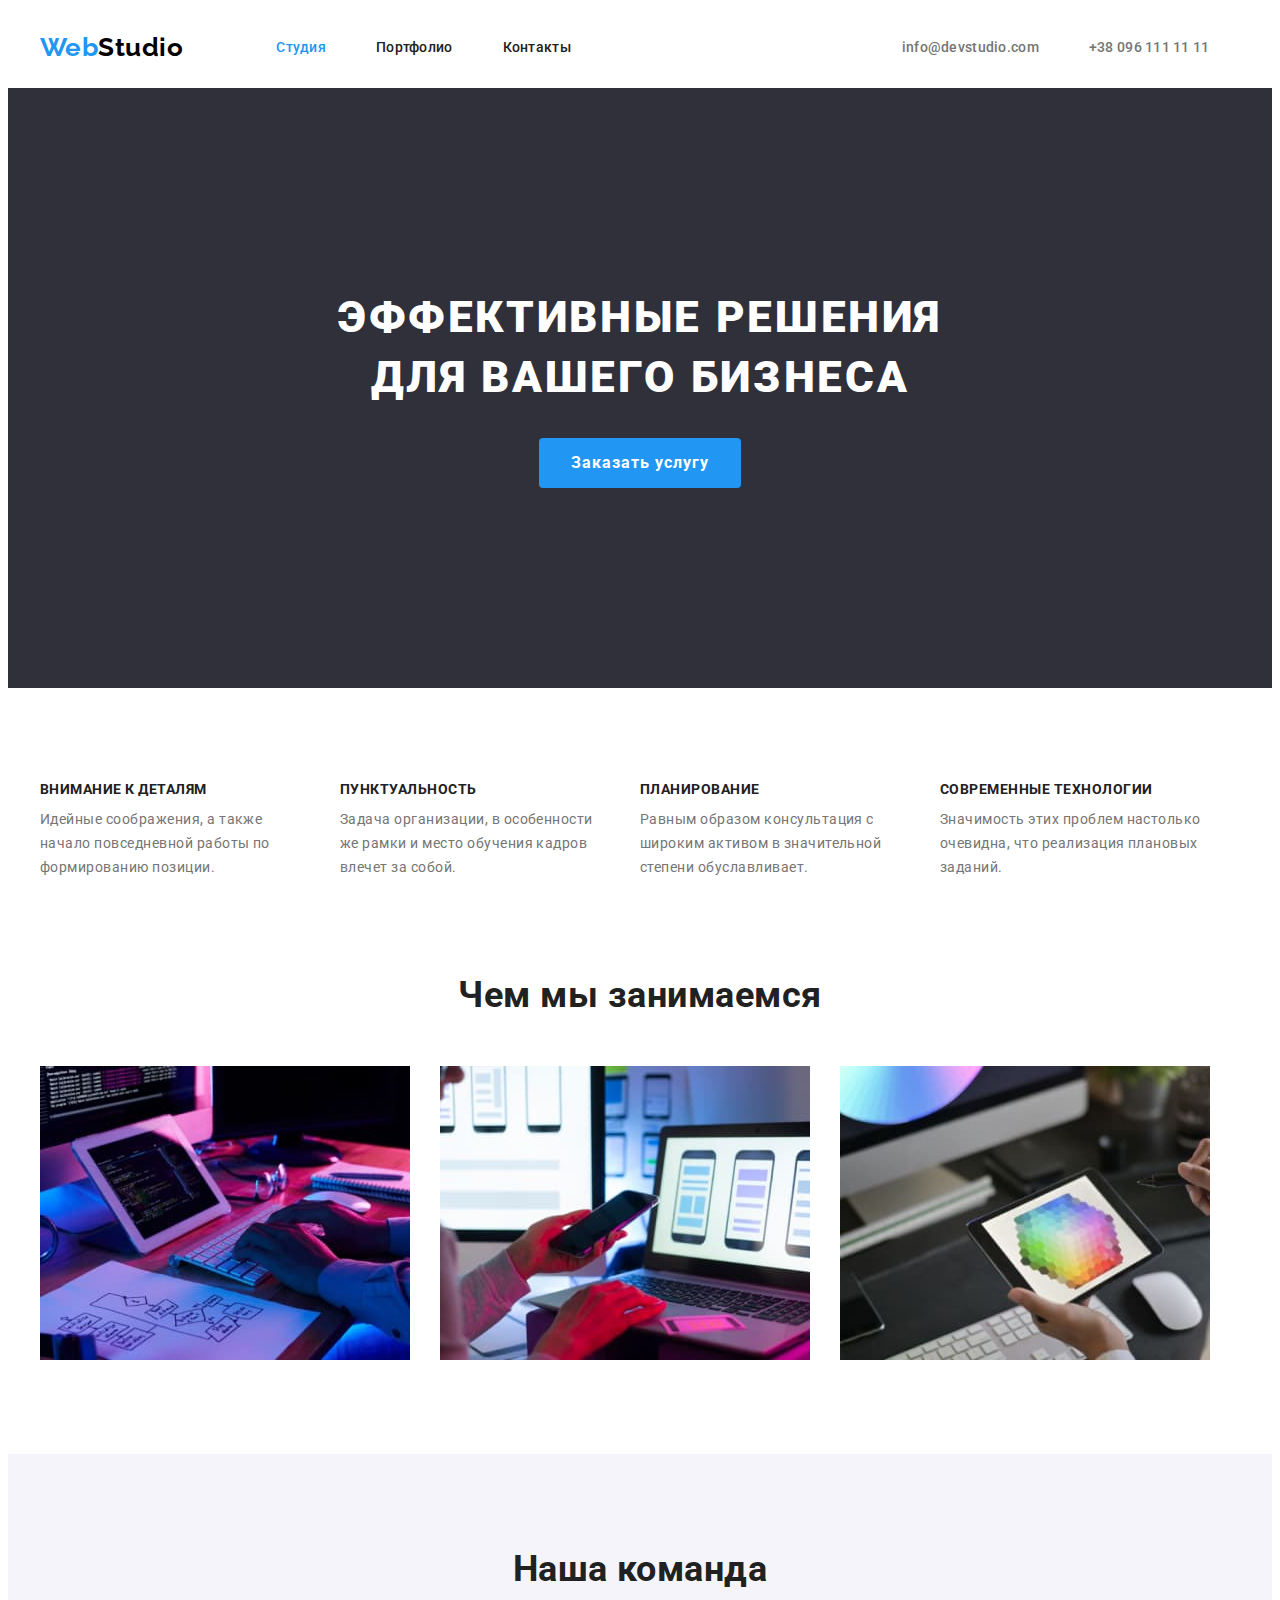
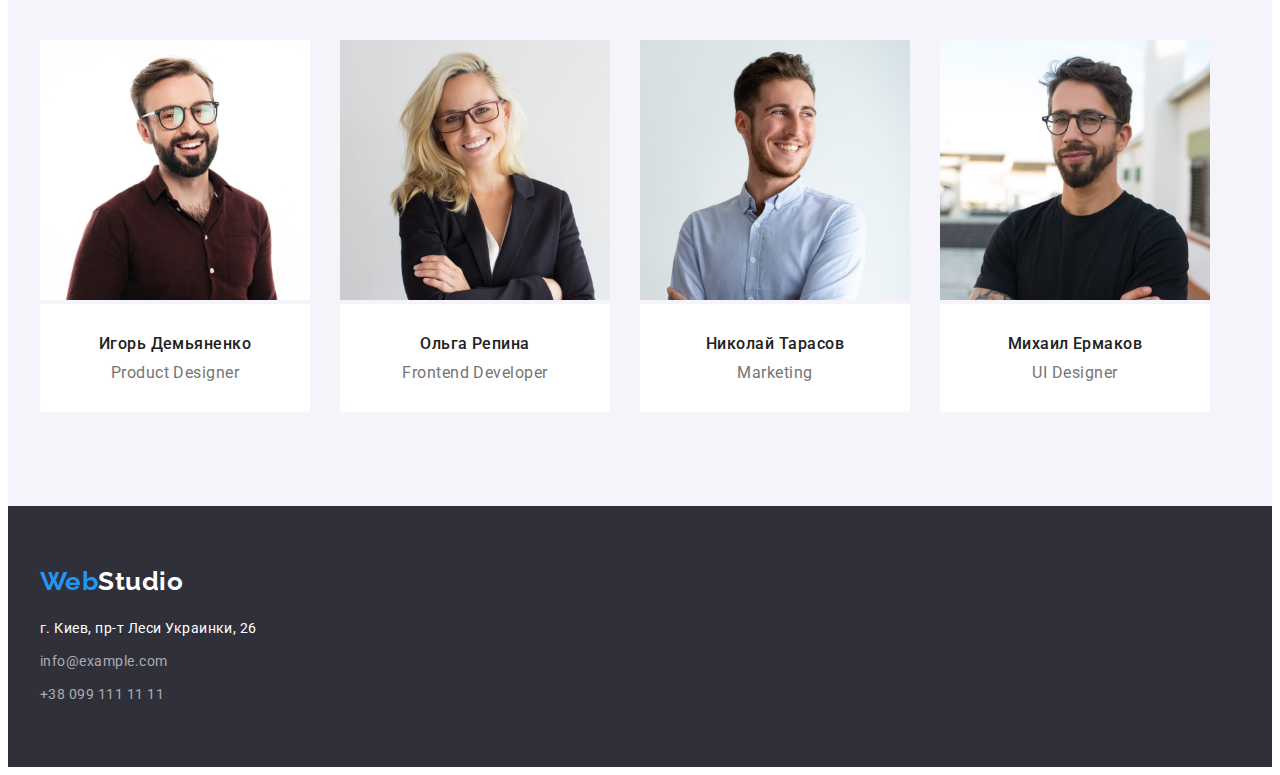
<file: index.html>
<!DOCTYPE html>
<html lang="ru">
<head>
    <meta charset="UTF-8">
    <meta http-equiv="X-UA-Compatible" content="IE=edge">
    <meta name="viewport" content="width=device-width, initial-scale=1.0">
    <title lang="en">Webstudio</title>
    <link rel="preconnect" href="https://fonts.googleapis.com">
    <link rel="preconnect" href="https://fonts.gstatic.com" crossorigin>
    <link href="https://fonts.googleapis.com/css2?family=Raleway:wght@700&family=Roboto:wght@400;500;700;900&display=swap" rel="stylesheet">
    <link rel="stylesheet" href="https://cdnjs.cloudflare.com/ajax/libs/modern-normalize/1.1.0/modern-normalize.min.css" integrity="sha512-wpPYUAdjBVSE4KJnH1VR1HeZfpl1ub8YT/NKx4PuQ5NmX2tKuGu6U/JRp5y+Y8XG2tV+wKQpNHVUX03MfMFn9Q==" crossorigin="anonymous" referrerpolicy="no-referrer" />
    <link rel="stylesheet" href="./css/styles.css">
</head>
<body>
    <header class="header">
        <div class="container one-line"> 
         <a href="#" lang
         
         ="en" class="logo link logomg">Web<span class="logo-part">Studio</span></a>
         <nav class="header-nav">
          <ul class="nav-list list">
            <li class="item">
              <a href="#" class="site-nav link current">Студия</a>
            </li>
            <li class="item">
                <a href="./portfolio.html" class="site-nav link">Портфолио</a>
            </li>
            <li class="item"> 
                <a href="#" class="site-nav link">Контакты</a>
            </li>
          </ul>
         </nav>
         <ul class="links list">
            <li class="item">
                <a href="mailto:info@devstudio.com" class="nav-link link">info@devstudio.com</a>
            </li>
            <li class="links-item item">
                <a href="tel:+380961111111" class="nav-link link">+38 096 111 11 11</a>
            </li>
         </ul>
         </div>
    </header>
    <main>
        <section class="hero">
            <div class="container">
        <h1 class="hero-title">Эффективные решения для вашего бизнеса</h1>
        <button type="button" class="button">Заказать услугу</button>
        </div>
        </section>
        <section class="particulars" >
            <div class="container particulars-list">
            <h2 hidden>Particular-qualities</h2>
        <ul class="particulars-list list">
            <li class="particulars-item">
                <h3 class="Particular-qualities-title">Внимание к деталям</h3>
                <p class="Particular-qualities-text">Идейные соображения, а также начало повседневной работы по формированию позиции.</p>
            </li>
            <li class="particulars-item">
                <h3 class="Particular-qualities-title">Пунктуальность</h3>
                <p class="Particular-qualities-text">Задача организации, в особенности же рамки и место обучения кадров влечет за собой.</p>
            </li> 
            <li class="particulars-item">
                <h3 class="Particular-qualities-title">Планирование</h3>
                <p class="Particular-qualities-text">Равным образом консультация с широким активом в значительной степени обуславливает.</p>
            </li>
            <li class="particulars-item">
                <h3 class="Particular-qualities-title">Современные технологии</h3>
                <p class="Particular-qualities-text">Значимость этих проблем настолько очевидна, что реализация плановых заданий.</p>
            </li>
        </ul>
        </div>
        </section>
        <section class="doing">
            <div class="container">
            <h2 class="doing-title">Чем мы занимаемся</h2>
             <ul class="doing-list list">
                <li class="doing-item"> 
                    <img class="doing-img" src="./img/doing1.jpg" alt="software-development"
                    width="370" 
                    height="294" >                     
                </li>
                <li class="doing-item"> 
                    <img class="doing-img" src="./img/doing2.jpg" alt="mobile-app-testing"
                    width="370" 
                    height="294" >                     
                </li>
                <li class="doing-item"> 
                    <img class="doing-img" src="./img/doing3.jpg" alt="working-with-color-palette"
                    width="370" 
                    height="294" >                     
                </li>
             </ul>
             </div>
        </section>
        <section class="section-team">
            <div class="container">
            <h2 class="team-title">Наша команда</h2>
            <ul class="team-list list">
                <li class="team-item">                     
                    <img src="./img/photo_team1.jpg" alt="product_designer"
                    width="270" 
                    height="260" >   
                    <div class="container-team-back">  
                    <h3 class="team-person">Игорь Демьяненко</h3>
                    <p lang="en" class="team-text">Product Designer</p>
                    </div>
                </li>
                <li class="team-item"> 
                    <img src="./img/photo_team2.jpg" alt="frontend_developer"
                    width="270" 
                    height="260" > 
                    <div class="container-team-back">    
                    <h3 class="team-person">Ольга Репина</h3>
                    <p lang="en" class="team-text">Frontend Developer</p>
                    </div>
                </li>
                <li class="team-item">                    
                    <img src="./img/photo_team3.jpg" alt="marketing"
                    width="270" 
                    height="260" >    
                    <div class="container-team-back">
                    <h3 class="team-person">Николай Тарасов</h3>
                    <p lang="en" class="team-text">Marketing</p>
                    </div>
                </li>
                <li class="team-item">                    
                    <img src="./img/photo_team4.jpg" alt="UI_Designer"
                    width="270" 
                    height="260" >   
                     <div class="container-team-back">
                    <h3 class="team-person">Михаил Ермаков</h3>
                    <p lang="en" class="team-text">UI Designer</p>
                    </div>
                </li>
            </ul>
            </div>
        </section>        
    </main>
    <footer class="footer">
        <div class="container">
            <a href="#" lang="en" class="logo foot link">Web<span class="part-second">Studio</span></a>
            <address class="address-section">
                <p class="address-text">г. Киев, пр-т Леси Украинки, 26</p>
                <ul class="list">
                    <li class="list-item-footer">
                        <a href="mailto:info@example.com" class="foot-link link">info@example.com</a>
                    </li>
                    <li class="list-item-footer">
                        <a href="tel:+380991111111" class="foot-link last link">+38 099 111 11 11</a>
                    </li>                   
                </ul>
                 </address> 
        </div>        
    </footer>
</body>
</html>
</file>
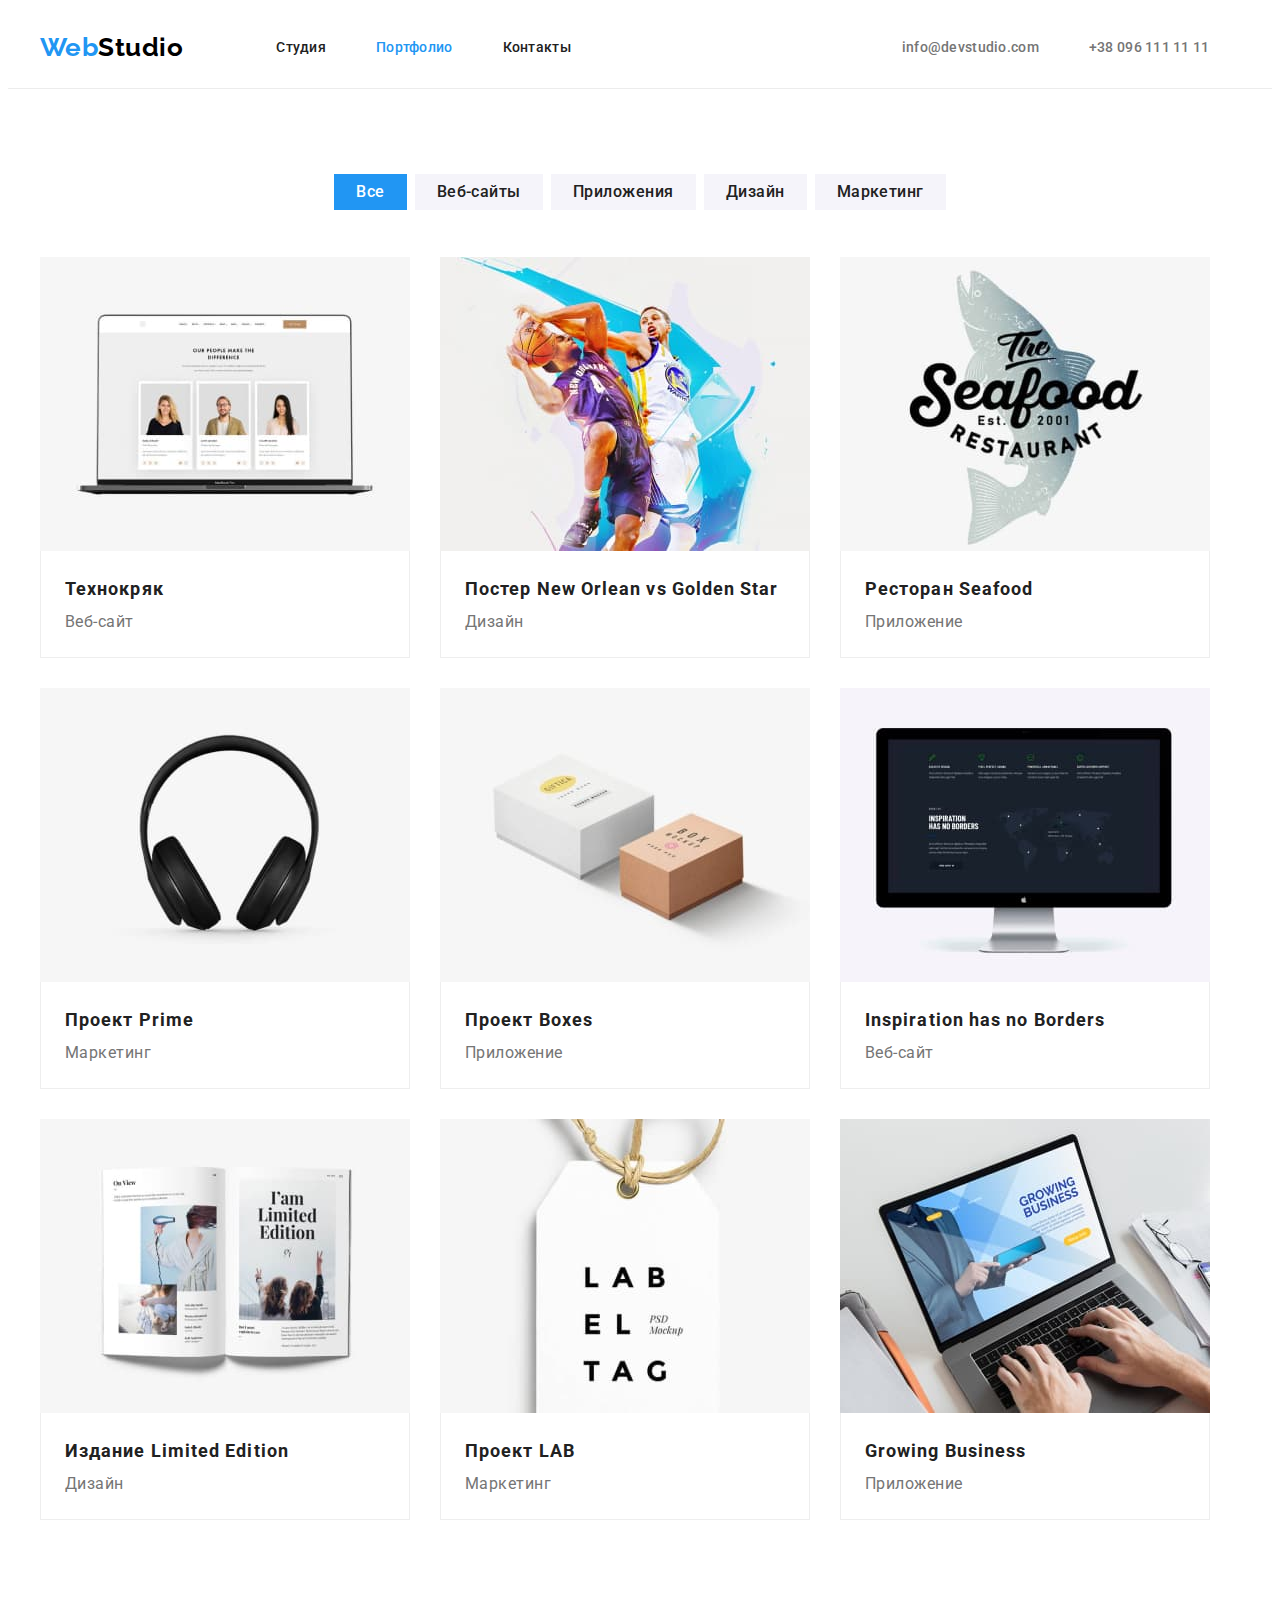
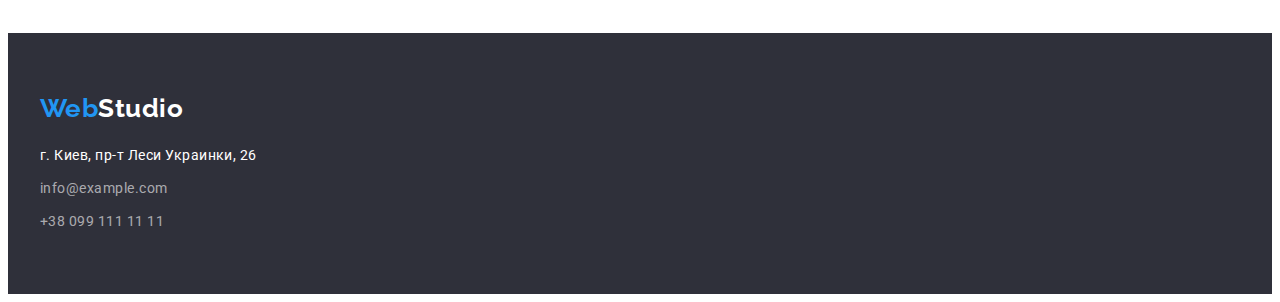
<file: portfolio.html>
<!DOCTYPE html>
<html lang="ru">
<head>
    <meta charset="UTF-8">
    <meta http-equiv="X-UA-Compatible" content="IE=edge">
    <meta name="viewport" content="width=device-width, initial-scale=1.0">
    <title lang="en">Webstudio</title>
    <link rel="preconnect" href="https://fonts.googleapis.com">
    <link rel="preconnect" href="https://fonts.gstatic.com" crossorigin>
    <link href="https://fonts.googleapis.com/css2?family=Raleway:wght@700&family=Roboto:wght@400;500;700;900&display=swap" rel="stylesheet">
    <link rel="stylesheet" href="https://cdnjs.cloudflare.com/ajax/libs/modern-normalize/1.1.0/modern-normalize.min.css" integrity="sha512-wpPYUAdjBVSE4KJnH1VR1HeZfpl1ub8YT/NKx4PuQ5NmX2tKuGu6U/JRp5y+Y8XG2tV+wKQpNHVUX03MfMFn9Q==" crossorigin="anonymous" referrerpolicy="no-referrer" />
    <link rel="stylesheet" href="./css/styles.css">
</head>
<body>
     <header class="header portfolio">
        <div class="container one-line"> 
         <a href="#" lang="en" class="logo link logomg">Web<span class="logo-part">Studio</span></a>
         <nav class="header-nav">
          <ul class="nav-list list">
            <li class="item">
              <a href="./index.html" class="site-nav link">Студия</a>
            </li>
            <li class="item">
                <a href="#" class="site-nav link current">Портфолио</a>
            </li>
            <li class="item"> 
                <a href="#" class="site-nav link">Контакты</a>
            </li>
          </ul>
         </nav>
         <ul class="links list">
            <li class="item">
                <a href="mailto:info@devstudio.com" class="nav-link link">info@devstudio.com</a>
            </li>
            <li class="links-item item">
                <a href="tel:+380961111111" class="nav-link link">+38 096 111 11 11</a>
            </li>
         </ul>
         </div>
    </header>
    <main>
        <section class="sect-filtr-buttons">
            <div class="container">
             <h1 hidden>Filtr-buttons</h2>
            <ul class="btn-list list">
                <li class="btn-item"><button type="button" class="about-btn all">Все</button></li>
                <li class="btn-item"><button type="button" class="about-btn clik">Веб-сайты</button></li>
                <li class="btn-item"><button type="button" class="about-btn clik">Приложения</button></li>
                <li class="btn-item"><button type="button" class="about-btn clik">Дизайн</button></li>
                <li class="btn-item"><button type="button" class="about-btn clik">Маркетинг</button></li>
            </ul>
            <ul class="portfolio-list list">
                <li class="portfolio-item">
                    <a href="#" class="link">
                      <img class="img-correct" src="./img ht2/our-people.jpg" 
                    alt="photos-our-people"
                    width="370"
                    height="294">
                    <div class="border-portfolio">          
                    <h2 class="portfolio-title">Технокряк</h2>
                    <p class="portfolio-text">Веб-сайт</p>
                    </div>
                    </a>                     
                </li>
                <li class="portfolio-item">
                    <a href="#" class="link">
                    <img class="img-correct" src="./img ht2/poster-new-orlean.jpg" 
                    alt="poster-new-orlean-vs-golden-star"
                    width="370" 
                    height="294">
                    <div class="border-portfolio"> 
                    <h2 class="portfolio-title">Постер <span lang="en">New Orlean vs Golden Star</span></h2>
                    <p class="portfolio-text">Дизайн</p>
                    </div>
                    </a>                    
                </li>
                <li class="portfolio-item">
                    <a href="#" class="link">
                    <img class="img-correct" src="./img ht2/seafood-rest.jpg" 
                    alt="photo-logo-seafood-restaurant"
                    width="370" 
                    height="294">
                    <div class="border-portfolio"> 
                    <h2 class="portfolio-title">Ресторан <span lang="en">Seafood</span></h2>
                    <p class="portfolio-text">Приложение</p>
                    </div>
                    </a>
                </li>
                <li class="portfolio-item">
                    <a href="#" class="link">
                    <img class="img-correct" src="./img ht2/project-mark.jpg" 
                    alt="photo-headphones"
                    width="370" 
                    height="294">
                    <div class="border-portfolio"> 
                    <h2 class="portfolio-title">Проект <span lang="en">Prime</span></h2>
                    <p class="portfolio-text">Маркетинг</p>
                    </div>
                    </a>
                </li>
                <li class="portfolio-item">
                    <a href="#" class="link">
                    <img class="img-correct" src="./img ht2/project-boxes.jpg" 
                    alt="photo-boxes"
                    width="370" 
                    height="294">
                    <div class="border-portfolio">
                    <h2 class="portfolio-title">Проект <span lang="en">Boxes</span></h2>
                    <p class="portfolio-text">Приложение</p>
                    </div>
                    </a>
                </li>
                <li class="portfolio-item">
                    <a href="#" class="link">
                    <img class="img-correct" src="./img ht2/inspiration-comp.jpg" 
                    alt="photo-computer"
                    width="370" 
                    height="294">
                    <div class="border-portfolio">
                    <h2 lang="en" class="portfolio-title">Inspiration has no Borders</h2>
                    <p class="portfolio-text">Веб-сайт</p>
                    </div>
                    </a>
                </li>
                <li class="portfolio-item">
                    <a href="#" class="link">
                    <img class="img-correct" src="./img ht2/edition.jpg" 
                    alt="photo-book-limited-edition"
                    width="370" 
                    height="294">
                    <div class="border-portfolio">
                    <h2 class="portfolio-title">Издание <span lang="en">Limited Edition</span></h2>
                    <p class="portfolio-text">Дизайн</p>
                    </div>
                    </a>
                </li>
                <li class="portfolio-item">
                    <a href="#" class="link">
                    <img class="img-correct" src="./img ht2/project-lab.jpg" 
                    alt="photo-label-tag"
                    width="370" 
                    height="294">
                    <div class="border-portfolio">
                    <h2 class="portfolio-title">Проект <span lang="en">LAB</span></h2>
                    <p class="portfolio-text">Маркетинг</p>
                    </div>
                    </a>
                </li>
                <li class="portfolio-item">
                    <a href="#" class="link">
                    <img class="img-correct" src="./img ht2/growing-business.jpg" 
                    alt="photo-computer-with-an-inscription"
                    width="370" 
                    height="294">
                    <div class="border-portfolio">
                    <h2 lang="en" class="portfolio-title">Growing Business</h2>
                    <p class="portfolio-text">Приложение</p>
                    </div>
                    </a>
                </li>
            </ul>
            </div>
        </section>
    </main>
    <footer class="footer">
            <div class="container">
            <a href="#" lang="en" class="logo foot link">Web<span class="part-second">Studio</span></a>
            <address class="address-section">
                <p class="address-text">г. Киев, пр-т Леси Украинки, 26</p>
                <ul class="list">
                    <li class="list-item-footer">
                        <a href="mailto:info@example.com" class="foot-link link">info@example.com</a>
                    </li>
                    <li class="list-item-footer">
                        <a href="tel:+380991111111" class="foot-link last link">+38 099 111 11 11</a>
                    </li>                   
                </ul>
                 </address> 
        </div>           
    </footer>
</body>
</html>
</file>
<file: css/styles.css>
:root {
    --main-title-color:#FFFFFF;
    --secondary-title-color:#212121;
    --about-btn-color:#212121;
    --text-color:#757575;
    --part-second-logo-color-foot:#ffffff;
}

p, 
h1, 
h2, 
h3, 
h4, 
h5, 
h6 {
    margin: 0;
}

ul {
    margin: 0;
    padding-left: 0;
}

address {
    font-style: normal;
}

body {
    font-family: 'Roboto', sans-serif;
    letter-spacing: 0.03em;
}

.container {
    width: 1200px;
    padding-left: 15px;
    padding-right: 15px;
    margin-left: auto;
    margin-right: auto;
    outline: #f32141;
    }

.portfolio {
   border-bottom: 1px solid #ECECEC;
}

.logo {
    display: block;
    font-family: 'Raleway';
    font-weight: 700;
    font-size: 26px;
    line-height: 1.19;
    color: #2196F3;
    }

.logo-part {    
    color: #000000;
}

.part-second {
    color:var(--part-second-logo-color-foot);
    margin-bottom: 20px;
}

.logomg {
    padding-top: 24px;
    padding-bottom: 25px;
    margin-right: 93px;
}

.links-item {
    margin-right: 0;
    margin-left: 50px;
}

.nav-list,
.links {
    display: flex;
}

.links {
    margin-left: 331px;
}

.list {
    list-style: none;
}

.one-line {
    display: flex;
    align-items: center;
}

.nav-list .item:not(:last-child) {
margin-right: 50px;
}

.site-nav {   
display: flex;
padding-top: 32px;
padding-bottom: 32px;

color: #212121;
font-weight: 500;
font-size: 14px;
line-height: 1.14;
letter-spacing: 0.02em;

}

.site-nav:hover, 
.site-nav:focus {    
color: #2196F3;
}

.current {
    color: #2196F3;
}

.link {
text-decoration: none;
}

.nav-link {
display: flex;
padding-top: 32px;
padding-bottom: 32px;
font-weight: 500;
font-size: 14px;
line-height: 1.14;
letter-spacing: 0.02em;
color: #757575;
}

.nav-link:hover, 
.nav-link:focus{
    color: #2196F3;
}

.links {
    display: flex;
}

.links .item+.item {
    margin-left: 50px;
}

.hero{
background: #2F303A;
padding-top: 200px;
padding-bottom: 200px;
}

.hero-title {
font-weight: 900;
font-size: 44px;
line-height: 1.36;
text-align: center;
letter-spacing: 0.06em;
text-transform: uppercase;
color:var(--main-title-color);
margin-bottom: 30px;
max-width: 696px;
height: 120px;
margin-left: auto;
margin-right: auto;
}

.button {
cursor: pointer;
display: block;
margin: 0 auto;
border: 0;
padding: 10px 32px;
border-radius: 4px;

font-family: inherit;
font-weight: 700;
font-size: 16px;
line-height: 1.88;
align-items: center;
text-align: center;
letter-spacing: 0.06em;
color: #FFFFFF;
background: #2196F3; 
}

.particulars {
    padding-top: 94px;
    padding-bottom: 94px;
}

.particulars-list {
    display: flex;
}

.particulars-item:not(:last-child) {
    margin-right: 30px;
}

.Particular-qualities-title {
font-weight: 700;
font-size: 14px;
line-height: 1.14;
text-transform: uppercase;
color:var(--secondary-title-color);
margin-bottom: 10px;
}

.Particular-qualities-text {
font-size: 14px;
line-height: 1.71;
color:var(--text-color);
max-width: 270px;
}

.doing {
    padding-bottom: 94px;
}

.doing-img {
display: block;    
}

.doing-list {
    display: flex;
}

.doing-item {
    padding-bottom: 0;
}

.doing-item:not(:last-child) {
margin-right: 30px;
}

.doing-title, 
.team-title {
font-weight: 700;
font-size: 36px;
line-height: 1.17;
text-align: center;
color:var(--secondary-title-color);
background-color: #FFFFFF;
}

.doing-title {
    margin-bottom: 50px;
}

.team-title {
margin-bottom: 50px;
background: #F5F4FA;
} 

.container-team-back {
    padding-top: 30px;
    padding-bottom: 30px;
    width: 270px;
    border-radius: 0px 0px 4px 4px;
    background: #FFFFFF;
}

.img {
    display: block;
    max-width: 100%;
    height: auto;
}

.section-team {
padding-bottom: 94px;
padding-top: 94px;
background: #F5F4FA;
}

.team-list {
display: flex;
}

.team-item:not(:last-child) {
    margin-right: 30px;
}

/* .container-team-back {
    display: flex;
} */


.team-person {
text-align: center;
margin-bottom: 10px;

font-weight: 500;
font-size: 16px;
line-height: 1.19;
color: #212121;
}

.team-text {
text-align: center;
font-size: 16px;
line-height: 1.19;
color:var(--text-color);
}

.foot {
    margin-bottom: 20px;
    padding-top: 60px;
}

.address-section {
    font-style: normal;
}

.address-text,
.foot-link {
font-size: 14px;
line-height: 1.71;
}

.address-text {
    margin-bottom: 9px;
    color: #FFFFFF;
}

.foot-link {
color: rgba(255, 255, 255, 0.6);
} 

.list-item-footer:not(:last-child) {
margin-bottom: 9px;
}

.last {
    margin-bottom: 0px;
}

.foot-link:hover, 
.foot-link:focus {
color: #2196F3
}


.footer{
padding-bottom: 60px;
background: #2F303A;
}

.sect-filtr-buttons {
    padding-top: 85px;
    padding-bottom: 113px;
}

.btn-list {
    display: flex;
    justify-content: center;
    margin-bottom: 47px;
}

.btn-item:not(:last-child) {
    margin-right: 8px;
}

.about-btn {
display: block;
padding: 5px 22px;
font-family: inherit;
font-weight: 500;
font-size: 16px;
line-height: 1.62;
text-align: center;
letter-spacing: 0.03em;
color:var(--about-btn-color);
background: #F5F4FA;
border: none;
}

.clik:hover, 
.clik:focus {
    background: #2196F3;
    color: #FFFFFF;
}

.all {
    background: #2196F3;
    color: #FFFFFF
}

.portfolio-list {
    display: flex;
    flex-wrap: wrap;
}

.portfolio-item {
    width: 370px;
    margin-right: 30px;
    margin-bottom: 30px;
}

.portfolio-item:nth-child(3n) {
    margin-right: 0;
}

.portfolio-item:nth-last-child(-n+3) {
    margin-bottom: 0;
}

.img-correct {
     display: block;
    max-width: 100%;
    height: auto;
}

.portfolio-title {
    font-weight: 700;
    font-size: 18px;
    line-height: 2;
    letter-spacing: 0.06em;
    color:var(--secondary-title-color);
}

.portfolio-text {
font-size: 16px;
line-height: 1.88;
color:var(--text-color);
}

.border-portfolio {
padding: 20px 24px;
border-bottom: 1px solid #EEEEEE;
border-left: 1px solid #EEEEEE;
border-right: 1px solid #EEEEEE;
}
</file>
